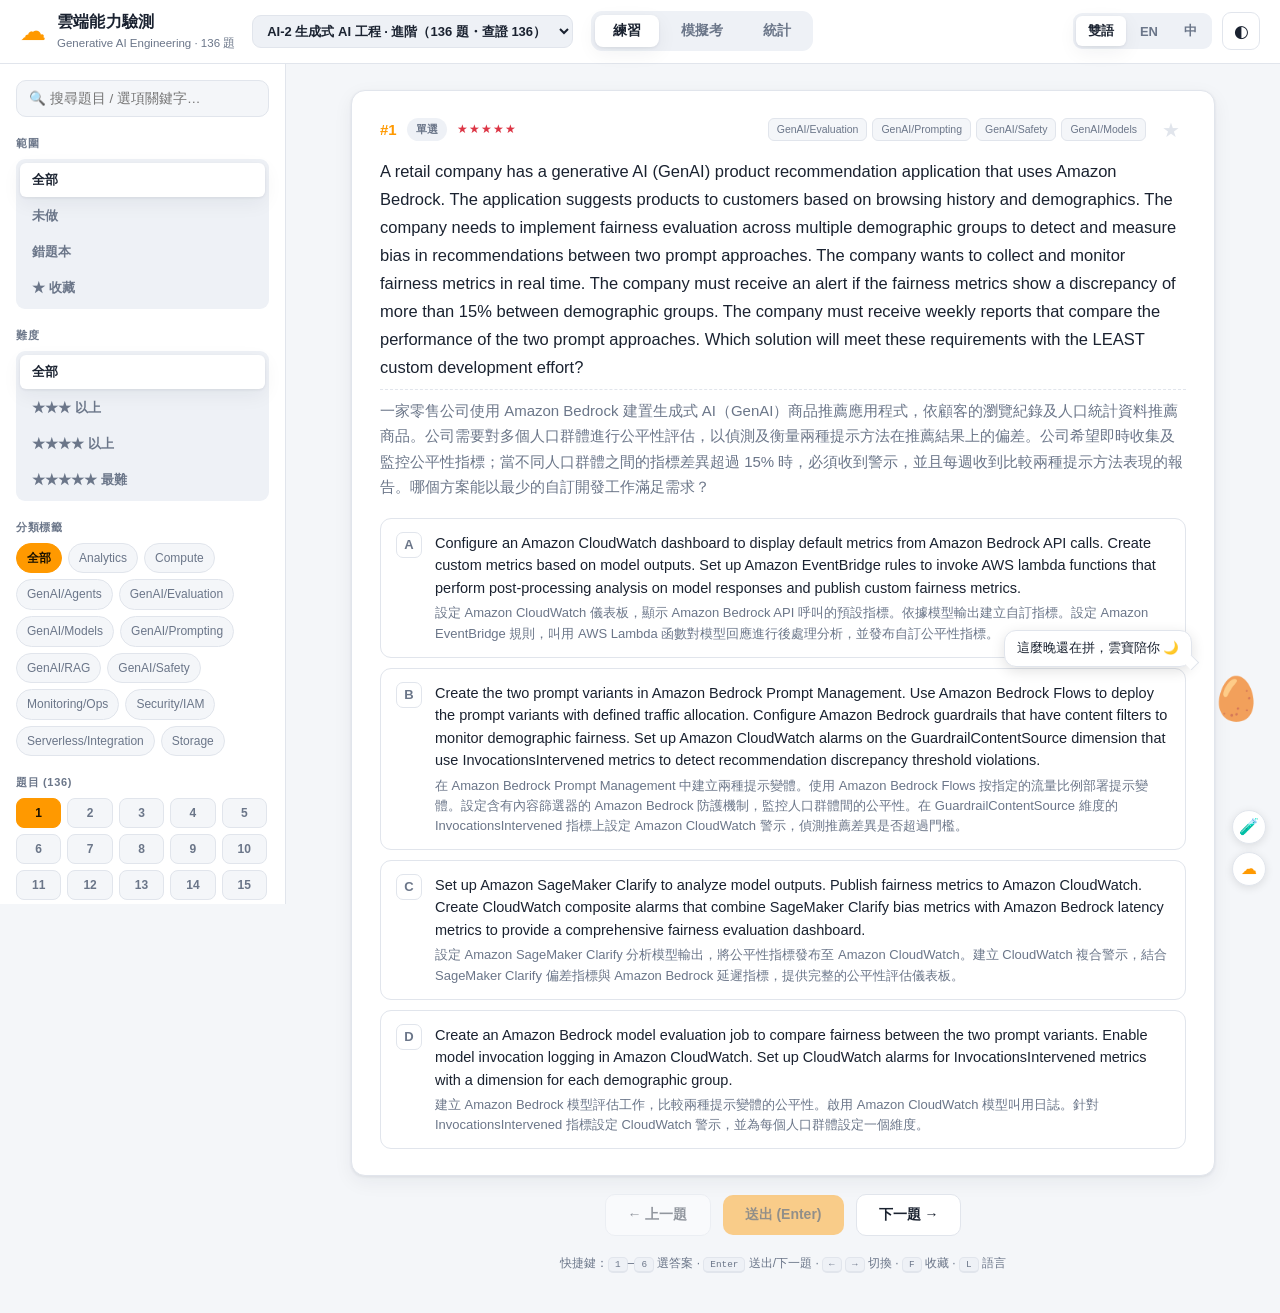
<file: index.html>
<!DOCTYPE html>
<html lang="zh-Hant">
<head>
<meta charset="UTF-8">
<meta name="viewport" content="width=device-width, initial-scale=1.0">
<title>雲端能力驗測 · Cloud Skills Assessment</title>
<link rel="preconnect" href="https://fonts.googleapis.com">
<link rel="stylesheet" href="style.css?v=2623a1e7">
<link rel="stylesheet" href="pet.css?v=home2-20260928">
<link rel="stylesheet" href="pet-home.css?v=home2-20260928">
<link rel="stylesheet" href="shrine.css?v=sh8">
<link rel="stylesheet" href="apprentice.css?v=ap4">
</head>
<body>
<header class="topbar">
  <button class="menu-btn" id="menuBtn" title="選題與篩選">☰ 選題</button>
  <div class="brand">
    <span class="logo">☁︎</span>
    <div>
      <div class="brand-title">雲端能力驗測</div>
      <div class="brand-sub">Cloud Skills Assessment</div>
    </div>
    <select id="examSel" class="exam-sel" title="切換考試"></select>
  </div>
  <nav class="tabs" id="tabs">
    <button class="tab active" data-mode="practice">練習</button>
    <button class="tab" data-mode="exam">模擬考</button>
    <button class="tab" data-mode="stats">統計</button>
  </nav>
  <div class="topbar-right">
    <div class="seg" id="langSeg" title="顯示語言 (L 鍵切換)">
      <button data-lang="both" class="active">雙語</button>
      <button data-lang="en">EN</button>
      <button data-lang="zh">中</button>
    </div>
    <button class="icon-btn" id="themeBtn" title="深色 / 淺色">◐</button>
  </div>
</header>

<!-- ============ PRACTICE MODE ============ -->
<main id="practiceView" class="view">
  <aside class="sidebar">
    <div class="search-wrap">
      <input type="search" id="searchBox" placeholder="🔍 搜尋題目 / 選項關鍵字…" autocomplete="off">
    </div>
    <div class="filter-group">
      <label class="filter-label">範圍</label>
      <div class="seg seg-vert" id="scopeSeg">
        <button data-scope="all" class="active">全部</button>
        <button data-scope="unanswered">未做</button>
        <button data-scope="wrong">錯題本</button>
        <button data-scope="fav">★ 收藏</button>
      </div>
    </div>
    <div class="filter-group">
      <label class="filter-label">難度</label>
      <div class="seg seg-vert" id="diffSeg">
        <button data-mindiff="0" class="active">全部</button>
        <button data-mindiff="3">★★★ 以上</button>
        <button data-mindiff="4">★★★★ 以上</button>
        <button data-mindiff="5">★★★★★ 最難</button>
      </div>
    </div>
    <div class="filter-group">
      <label class="filter-label">分類標籤</label>
      <div id="tagChips" class="tag-chips"></div>
    </div>
    <div class="filter-group">
      <label class="filter-label">題目 (<span id="listCount">0</span>)</label>
      <div id="qNav" class="qnav"></div>
    </div>
  </aside>

  <section class="content">
    <div id="practiceCard" class="card"><!-- question rendered here --></div>
    <div class="card-controls">
      <button class="btn ghost" id="prevBtn">← 上一題</button>
      <button class="btn ghost hidden" id="retryBtn">重新選擇</button>
      <button class="btn" id="submitBtn">送出 (Enter)</button>
      <button class="btn ghost" id="nextBtn">下一題 →</button>
    </div>
    <div class="kbd-hint">
      快捷鍵：<kbd>1</kbd>–<kbd>6</kbd> 選答案 · <kbd>Enter</kbd> 送出/下一題 · <kbd>←</kbd> <kbd>→</kbd> 切換 · <kbd>F</kbd> 收藏 · <kbd>L</kbd> 語言
    </div>
  </section>
</main>

<!-- ============ EXAM MODE ============ -->
<main id="examView" class="view hidden">
  <div id="examSetup" class="exam-setup">
    <h2>模擬考設定</h2>
    <p class="muted">隨機抽題、計時作答，交卷後一次看分數與詳解。仿真實考試：不立即顯示答案。</p>
    <div class="setup-row">
      <label>題數</label>
      <div class="seg" id="examCountSeg">
        <button data-n="20">20</button>
        <button data-n="40">40</button>
        <button data-n="65" class="active">65</button>
        <button data-n="75">75</button>
      </div>
    </div>
    <div class="setup-row">
      <label>時間 (分鐘)</label>
      <div class="seg" id="examTimeSeg">
        <button data-t="0">不限時</button>
        <button data-t="60">60</button>
        <button data-t="130">130</button>
        <button data-t="180" class="active">180</button>
      </div>
    </div>
    <div class="setup-row">
      <label>出題範圍</label>
      <div class="seg" id="examPoolSeg">
        <button data-pool="all" class="active">全部題庫</button>
        <button data-pool="wrong">只考錯題</button>
      </div>
    </div>
    <button class="btn big" id="startExamBtn">開始考試</button>
  </div>

  <div id="examRun" class="hidden">
    <div class="exam-bar">
      <div class="exam-progress">第 <span id="examPos">1</span> / <span id="examTotal">65</span> 題
        <span class="exam-answered" id="examAnswered"></span>
      </div>
      <div class="exam-timer" id="examTimer">--:--</div>
      <button class="btn warn" id="submitExamBtn">交卷</button>
    </div>
    <div id="examCard" class="card"></div>
    <div class="card-controls">
      <button class="btn ghost" id="examPrevBtn">← 上一題</button>
      <div id="examDots" class="exam-dots"></div>
      <button class="btn ghost" id="examNextBtn">下一題 →</button>
    </div>
  </div>

  <div id="examResult" class="hidden"></div>
</main>

<!-- ============ STATS MODE ============ -->
<main id="statsView" class="view hidden">
  <div id="statsBody" class="stats-body"></div>
</main>

<div id="toast" class="toast"></div>

<script src="manifest.js?v=2623a1e7"></script>
<script>
// pick the active exam (localStorage or first in manifest) and load its data file
(function () {
  var exams = window.EXAMS || [];
  var ids = exams.map(function (e) { return e.id; });
  var sel = localStorage.getItem("current_exam");
  if (ids.indexOf(sel) < 0) sel = ids[0] || null;
  window.CURRENT_EXAM = sel;
  if (sel) document.write('<scr' + 'ipt src="data/' + sel + '.js?v=2623a1e7"></scr' + 'ipt>');
})();
</script>
<script src="app.js?v=2623a1e7"></script>
<script src="pet-home-model.js?v=home2-20260928" defer></script>
<script src="pet-home.js?v=home2-20260928" defer></script>
<script src="apprentice-rig.js?v=ap8" defer></script>
<script src="apprentice-lines.js?v=lines1" defer></script>
<script src="apprentice.js?v=ap7" defer></script>
<script src="pet.js?v=ap-20261021" defer></script>
<script src="shrine.js?v=sh8" defer></script>
</body>
</html>
</file>
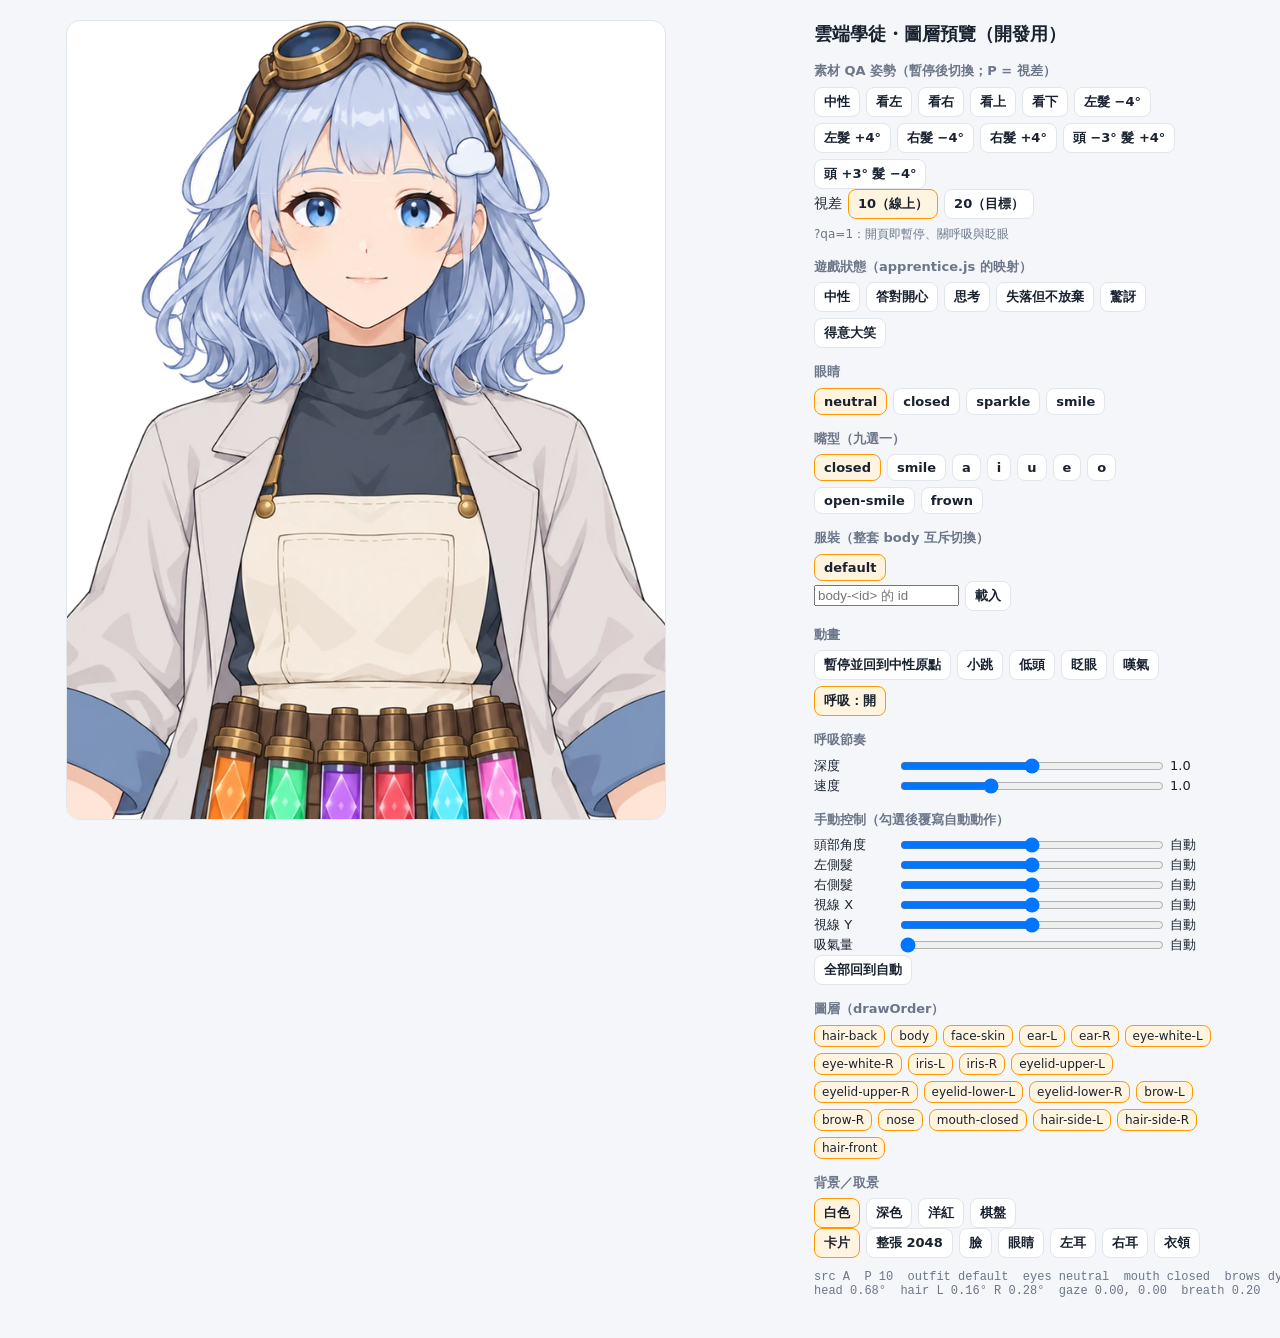
<file: tests/apprentice-harness.html>
<!doctype html>
<html lang="zh-Hant">
<head>
<meta charset="utf-8">
<meta name="viewport" content="width=device-width, initial-scale=1">
<title>學徒圖層預覽</title>
<style>
  :root{ --bg:#f4f6f9; --surface:#fff; --border:#e1e5ec; --text:#1a2230; --muted:#6b7689; --accent:#ff9900; }
  *{ box-sizing:border-box; }
  body{ margin:0; background:var(--bg); color:var(--text); font:14px/1.5 system-ui,-apple-system,"PingFang TC",sans-serif; }
  main{ max-width:1180px; margin:0 auto; padding:20px 16px 40px; display:grid; grid-template-columns:minmax(0,1fr) 400px; gap:20px; }
  @media (max-width:820px){ main{ grid-template-columns:1fr; } }
  .stage{ border:1px solid var(--border); border-radius:14px; overflow:hidden; aspect-ratio:3/4; width:100%; max-width:600px; }
  .stage.full{ aspect-ratio:1; }
  .stage.bg-white{ background:#fff; } .stage.bg-dark{ background:#161e2e; } .stage.bg-magenta{ background:#ff00ff; }
  .stage.bg-checker{ background:repeating-conic-gradient(#d9dde4 0 25%, #fff 0 50%) 0 0/24px 24px; }
  canvas{ display:block; width:100%; height:100%; }
  h1{ font-size:18px; margin:0 0 6px; } h2{ font-size:13px; color:var(--muted); margin:14px 0 6px; font-weight:700; }
  .row{ display:flex; flex-wrap:wrap; gap:6px; align-items:center; }
  button{ border:1px solid var(--border); background:var(--surface); color:var(--text); font:600 13px system-ui; padding:5px 9px; border-radius:8px; cursor:pointer; }
  button:hover{ border-color:var(--accent); } button.on{ border-color:var(--accent); background:#fff4e0; }
  .layers button{ font-weight:500; font-size:12px; padding:3px 7px; } .layers button:not(.on){ opacity:.45; }
  label{ display:grid; grid-template-columns:76px 1fr 44px; gap:8px; align-items:center; font-size:13px; }
  input[type=range]{ width:100%; }
  #st{ font:12px ui-monospace,Menlo,monospace; color:var(--muted); margin-top:12px; white-space:pre; }
  .hint{ font-size:12px; color:var(--muted); }
</style>
</head>
<body>
<main>
  <div><div class="stage bg-white" id="stage"><canvas id="cv"></canvas></div></div>
  <section>
    <h1>雲端學徒・圖層預覽（開發用）</h1>
    <div id="srcBox" hidden>
      <h2>素材比較（?root=A&amp;alt=B，同源路徑）</h2><div class="row" id="srcs"></div>
    </div>
    <h2>素材 QA 姿勢（暫停後切換；P = 視差）</h2>
    <div class="row" id="poses"></div>
    <div class="row">視差 <button data-p="10">10（線上）</button><button data-p="20">20（目標）</button>
      <span class="hint">?qa=1：開頁即暫停、關呼吸與眨眼</span></div>
    <h2>遊戲狀態（apprentice.js 的映射）</h2><div class="row" id="presets"></div>
    <h2>眼睛</h2><div class="row" id="eyes"></div>
    <h2>嘴型（九選一）</h2><div class="row" id="mouths"></div>
    <h2>服裝（整套 body 互斥切換）</h2>
    <div class="row" id="outfits"></div>
    <div class="row"><input id="outfitId" placeholder="body-<id> 的 id" size="16"><button id="outfitTry">載入</button><span id="outfitMsg"></span></div>
    <h2>動畫</h2>
    <div class="row">
      <button id="pause">暫停並回到中性原點</button>
      <button data-r="hop">小跳</button><button data-r="nod">低頭</button><button data-r="blink">眨眼</button>
      <button data-r="sigh">嘆氣</button><button id="breathOn" class="on">呼吸：開</button>
    </div>
    <h2>呼吸節奏</h2>
    <label>深度<input type="range" id="bDepth" min="0" max="2" step="0.1" value="1"><span id="bDepthv">1.0</span></label>
    <label>速度<input type="range" id="bRate" min="0.5" max="2" step="0.1" value="1"><span id="bRatev">1.0</span></label>
    <h2>手動控制（勾選後覆寫自動動作）</h2>
    <label>頭部角度<input type="range" id="head" min="-3" max="3" step="0.1" value="0"><span id="headv">自動</span></label>
    <label>左側髮<input type="range" id="hairL" min="-4" max="4" step="0.1" value="0"><span id="hairLv">自動</span></label>
    <label>右側髮<input type="range" id="hairR" min="-4" max="4" step="0.1" value="0"><span id="hairRv">自動</span></label>
    <label>視線 X<input type="range" id="gx" min="-1" max="1" step="0.05" value="0"><span id="gxv">自動</span></label>
    <label>視線 Y<input type="range" id="gy" min="-1" max="1" step="0.05" value="0"><span id="gyv">自動</span></label>
    <label>吸氣量<input type="range" id="br" min="0" max="2.2" step="0.05" value="0"><span id="brv">自動</span></label>
    <div class="row"><button id="auto">全部回到自動</button></div>
    <h2>圖層（drawOrder）</h2><div class="row layers" id="layers"></div>
    <h2>背景／取景</h2>
    <div class="row">
      <button data-bg="white" class="on">白色</button><button data-bg="dark">深色</button><button data-bg="magenta">洋紅</button><button data-bg="checker">棋盤</button>
    </div>
    <div class="row">
      <button data-fr="card" class="on">卡片</button><button data-fr="full">整張 2048</button>
      <button data-fr="face">臉</button><button data-fr="eyes">眼睛</button><button data-fr="earL">左耳</button><button data-fr="earR">右耳</button><button data-fr="collar">衣領</button>
    </div>
    <div id="st"></div>
  </section>
</main>
<script src="../apprentice-rig.js"></script>
<script>
"use strict";
// ?root=<folder>&ext=.png loads another copy of the rig (e.g. the 2048 originals) for verification;
// ?alt=<folder> adds a second copy to flip between (A/B), ?p=20 sets the head parallax, ?qa=1 opens
// paused with breathing and blinking off. Same-origin only, so a crafted link cannot make this page
// show someone else's images.
const q = new URLSearchParams(location.search);
const sameOrigin = r => { try { return new URL(r, location.href).origin === location.origin; } catch { return false; } };
const pick = k => (q.get(k) && sameOrigin(q.get(k)) ? q.get(k) : undefined);
const ext = [".png", ".webp"].includes(q.get("ext")) ? q.get("ext") : undefined;
const SRC = { A: pick("root"), B: pick("alt") };
const qaMode = q.get("qa") === "1";
const cfg = { src: "A", parallax: +q.get("p") || undefined };
// zoomed QA framings in rig units (the stage stays 3:4)
Object.assign(ApprenticeRig.FRAMING, {
  face: { x: 660, y: 330, w: 730 }, eyes: { x: 830, y: 430, w: 390 },
  earL: { x: 640, y: 420, w: 330 }, earR: { x: 1080, y: 420, w: 330 }, collar: { x: 640, y: 720, w: 770 },
});
const POSES = {   // the asset-QA set: [head°, hair L°, hair R°, gaze x, gaze y]
  "中性": [0, 0, 0, 0, 0], "看左": [0, 0, 0, -1, 0], "看右": [0, 0, 0, 1, 0], "看上": [0, 0, 0, 0, -1], "看下": [0, 0, 0, 0, 1],
  "左髮 −4°": [0, -4, 0, 0, 0], "左髮 +4°": [0, 4, 0, 0, 0], "右髮 −4°": [0, 0, -4, 0, 0], "右髮 +4°": [0, 0, 4, 0, 0],
  "頭 −3° 髮 +4°": [-3, 4, 4, 0, 0], "頭 +3° 髮 −4°": [3, -4, -4, 0, 0],
};
const cv = document.getElementById("cv"), stage = document.getElementById("stage");
let rig, framing = "card", paused = false, breathOn = !qaMode;
const $ = id => document.getElementById(id);
const mk = (txt, fn, parent) => { const b = document.createElement("button"); b.textContent = txt; b.onclick = () => fn(b); parent.appendChild(b); return b; };
const radio = (sel, b) => { document.querySelectorAll(sel).forEach(x => x.classList.remove("on")); b && b.classList.add("on"); };
const manual = { head: null, hairL: null, hairR: null, gx: null, gy: null, br: null };
const apply = () => {
  rig.setBreathManual(manual.br);
  rig.setHeadAngle(manual.head);
  rig.setHairAngles(manual.hairL == null && manual.hairR == null ? null : manual.hairL ?? 0, manual.hairR ?? 0);
  rig.setGazeManual(manual.gx == null && manual.gy == null ? null : manual.gx ?? 0, manual.gy ?? 0);
};
const showManual = () => Object.keys(manual).forEach(id => {
  $(id).value = manual[id] ?? 0;
  $(id + "v").textContent = manual[id] == null ? "自動" : (+manual[id]).toFixed(id.startsWith("g") || id === "br" ? 2 : 1);
});

// (re)build the rig — on load, on A/B switch and on a parallax change; pose, framing and pause carry over
function make() {
  if (rig) rig.destroy();
  const root = SRC[cfg.src];
  rig = ApprenticeRig.create(cv, { framing, root, ext: root ? ext : undefined, parallax: cfg.parallax, autoBlink: !qaMode });
  window.rig = rig;
  ["outfits", "layers"].forEach(id => ($(id).textContent = ""));
  rig.ready.then(() => {
    rig.setBreath({ on: breathOn }); rig.pause(paused); apply();
    radio("#eyes button", $("eyes").firstChild); radio("#mouths button", $("mouths").firstChild);
    rig.outfits().forEach(id => mk(id, b => wear(id, b), $("outfits")));
    radio("#outfits button", $("outfits").firstChild);
    rig.layers().forEach(n => { const b = mk(n, () => { b.classList.toggle("on"); rig.setLayerVisible(n, b.classList.contains("on")); }, $("layers")); b.classList.add("on"); });
    radio("[data-p]", document.querySelector(`[data-p="${cfg.parallax || 10}"]`));
  });
}

const PRESETS = {   // mirrors apprentice.js STATE: [eyes, mouth, brow dy, brow rot, gaze]
  "中性": ["neutral", "closed", 0, 0, null], "答對開心": ["sparkle", "open-smile", -4, 0, null],
  "思考": ["neutral", "u", -6, 0, [-0.6, -0.9]], "失落但不放棄": ["neutral", "smile", 4, 8, [0, 0.5]],
  "驚訝": ["neutral", "o", -10, 0, [0, 0]], "得意大笑": ["smile", "open-smile", -4, 0, null],
};
const sync = () => {
  const s = rig.state(), find = (sel, txt) => [...document.querySelectorAll(sel)].find(b => b.textContent === txt);
  radio("#eyes button", find("#eyes button", s.eyes)); radio("#mouths button", find("#mouths button", s.mouth));
};
Object.entries(PRESETS).forEach(([name, [e, m, dy, rot, g]]) => mk(name, b => {
  rig.setEyes(e); rig.setMouth(m); rig.setBrows(dy, rot); rig.setGaze(...(g || [0, 0])); radio("#presets button", b); sync();
}, $("presets")));
ApprenticeRig.EYES.forEach(e => mk(e, b => { rig.setEyes(e); radio("#eyes button", b); }, $("eyes")));
ApprenticeRig.MOUTHS.forEach(m => mk(m, b => { rig.setMouth(m); radio("#mouths button", b); }, $("mouths")));
Object.entries(POSES).forEach(([name, [h, l, r, x, y]]) => mk(name, b => {
  Object.assign(manual, { head: h, hairL: l, hairR: r, gx: x, gy: y, br: 0 }); showManual(); apply(); radio("#poses button", b);
}, $("poses")));
if (SRC.B) {
  $("srcBox").hidden = false;
  [["A", SRC.A || "網站預設"], ["B", SRC.B]].forEach(([k, path]) => {
    const b = mk(`${k}：${path.replace(/\/$/, "").split("/").pop()}`, () => { cfg.src = k; radio("#srcs button", b); make(); }, $("srcs"));
    b.title = path; if (k === "A") b.classList.add("on");
  });
}
document.querySelectorAll("[data-p]").forEach(b => b.onclick = () => { cfg.parallax = +b.dataset.p; make(); });
const wear = (id, b) => rig.setOutfit(id).then(ok => {
  $("outfitMsg").textContent = ok ? "" : `「${id}」載入失敗，維持 ${rig.state().outfit}`;
  if (ok) radio("#outfits button", b || [...$("outfits").children].find(x => x.textContent === id));
});
$("outfitTry").onclick = () => wear($("outfitId").value.trim());
const setPaused = p => {
  paused = p; rig.pause(paused);
  if (paused) { rig.reset(); rig.pause(true); Object.keys(manual).forEach(id => (manual[id] = null)); showManual(); apply(); sync(); radio("#presets button"); radio("#poses button"); }
  $("pause").textContent = paused ? "繼續動畫" : "暫停並回到中性原點";
};
$("pause").onclick = () => setPaused(!paused);
document.querySelectorAll("[data-r]").forEach(b => b.onclick = () => {
  if (b.dataset.r === "hop") rig.hop();
  if (b.dataset.r === "nod") { rig.nod(12); setTimeout(() => rig.nod(0), 1500); }
  if (b.dataset.r === "blink") rig.blink();
  if (b.dataset.r === "sigh") rig.sigh();
});
const showBreath = () => { $("breathOn").classList.toggle("on", breathOn); $("breathOn").textContent = breathOn ? "呼吸：開" : "呼吸：關"; };
$("breathOn").onclick = () => { breathOn = !breathOn; rig.setBreath({ on: breathOn }); showBreath(); };
["bDepth", "bRate"].forEach(id => $(id).oninput = () => {
  $(id + "v").textContent = (+$(id).value).toFixed(1);
  rig.setBreath(id === "bDepth" ? { depth: +$(id).value } : { rate: +$(id).value });
});
Object.keys(manual).forEach(id => $(id).oninput = () => { manual[id] = +$(id).value; showManual(); apply(); });
$("auto").onclick = () => { Object.keys(manual).forEach(id => (manual[id] = null)); showManual(); apply(); radio("#poses button"); };
document.querySelectorAll("[data-bg]").forEach(b => b.onclick = () => { stage.className = stage.className.replace(/bg-\w+/, "bg-" + b.dataset.bg); radio("[data-bg]", b); });
document.querySelectorAll("[data-fr]").forEach(b => b.onclick = () => {
  framing = b.dataset.fr; stage.classList.toggle("full", framing === "full"); rig.setFraming(framing); radio("[data-fr]", b);
});
addEventListener("resize", () => rig.resize());
setInterval(() => { const s = rig.state(); $("st").textContent =
  `src ${cfg.src}  P ${cfg.parallax || 10}  outfit ${s.outfit}  eyes ${s.eyes}  mouth ${s.mouth}  brows dy ${s.brows.dy} rot ${s.brows.rot}\nhead ${s.headDeg.toFixed(2)}°  hair L ${s.hairL.toFixed(2)}° R ${s.hairR.toFixed(2)}°  gaze ${s.gaze.map(v => v.toFixed(2)).join(", ")}  breath ${s.breath.toFixed(2)}`; }, 200);
showBreath();
make();
if (qaMode) setPaused(true);
</script>
</body>
</html>
</file>
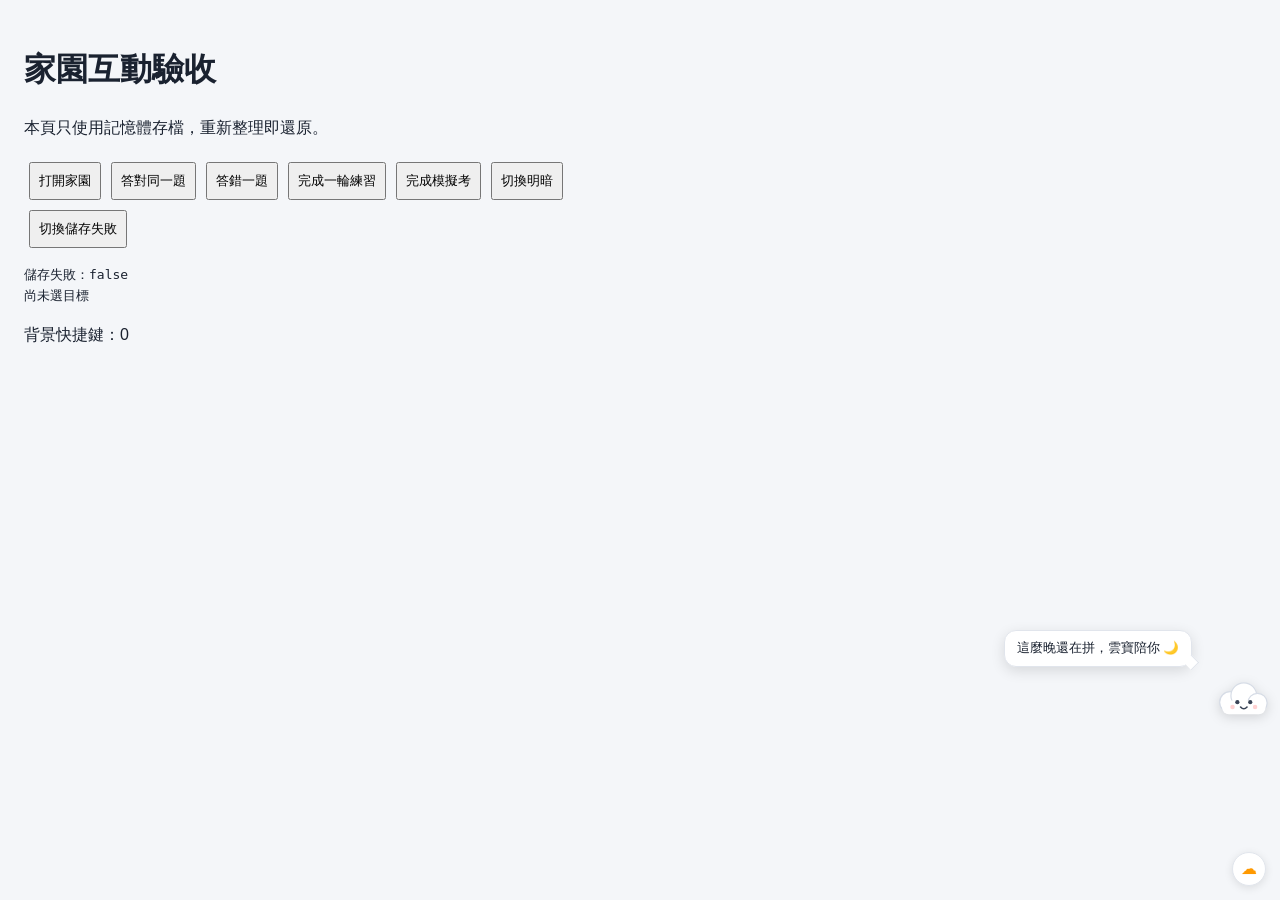
<file: tests/home-harness.html>
<!doctype html><html lang="zh-Hant"><head><meta charset="utf-8"><meta name="viewport" content="width=device-width,initial-scale=1"><title>雲寶家園互動驗收</title><base href="../"><link rel="stylesheet" href="style.css"><link rel="stylesheet" href="pet.css"><link rel="stylesheet" href="pet-home.css"><style>body{padding:24px;display:block}main{max-width:620px}main button{padding:8px;margin:5px}output{display:block;white-space:pre-wrap;overflow-wrap:anywhere;margin:12px 0;font:13px/1.6 monospace}</style></head><body><main><h1>家園互動驗收</h1><p>本頁只使用記憶體存檔，重新整理即還原。</p><button id="openHome">打開家園</button><button id="one">答對同一題</button><button id="wrong">答錯一題</button><button id="batch">完成一輪練習</button><button id="mock">完成模擬考</button><button id="theme">切換明暗</button><button id="fail">切換儲存失敗</button><output id="result"></output><p id="keys">背景快捷鍵：0</p></main>
<script>
const homeFixture = new Map([['app_pet', JSON.stringify({ver:4,stage:2,xp:50,coins:32,lastTick:Date.now(),quests:{date:new Date().toISOString().slice(0,10),announced:true,list:[]}})]]);
// Outfit fixtures use the real wardrobe and character, with memory-only saves.
const outfitFixture = new URLSearchParams(location.search).get('outfit');
if (['book','guitar','umbrella','egg','night'].includes(outfitFixture)) {
  const p = JSON.parse(homeFixture.get('app_pet'));
  p.acc = {tophat:true,glasses:true,scarf:true,book:true,guitar:true,umbrella:true,bee:true};
  p.worn = {head:'tophat',face:'glasses',neck:'scarf',side:['egg','night'].includes(outfitFixture)?'book':outfitFixture,aura:'bee'};
  if (outfitFixture === 'egg') p.stage = 0;
  if (outfitFixture === 'night') { p.stage = 4; p.form = 'night'; }
  homeFixture.set('app_pet', JSON.stringify(p));
  homeFixture.set('app_pet_home', JSON.stringify({ver:1,active:null,built:['house','garden','tree'],day:'',credited:[],latest:null}));
}
let failHomeSave = false, nextQuestion = 10, backgroundKeys = 0;
const fixtureOutput = () => document.getElementById('result').textContent = '儲存失敗：' + failHomeSave + '\n' + (homeFixture.get('app_pet_home') || '尚未選目標');
Object.defineProperty(window, 'localStorage', {value:{getItem:k=>homeFixture.get(k)??null,setItem:(k,v)=>{if(k==='app_pet_home'&&failHomeSave)throw Error('quota');homeFixture.set(k,v);fixtureOutput();}}});
document.addEventListener('keydown',e=>{if(['1','Enter','ArrowRight','l'].includes(e.key))document.getElementById('keys').textContent='背景快捷鍵：'+(++backgroundKeys);});
document.getElementById('openHome').onclick=()=>CloudletHome.open();
document.getElementById('one').onclick=()=>document.dispatchEvent(new CustomEvent('quiz:answered',{detail:{qid:1,exam:'fixture',correct:true}}));
document.getElementById('wrong').onclick=()=>document.dispatchEvent(new CustomEvent('quiz:answered',{detail:{qid:2,exam:'fixture',correct:false}}));
document.getElementById('batch').onclick=()=>{for(let i=0;i<5;i++)document.dispatchEvent(new CustomEvent('quiz:answered',{detail:{qid:nextQuestion++,exam:'fixture',correct:true}}));};
document.getElementById('mock').onclick=()=>document.dispatchEvent(new CustomEvent('quiz:examDone',{detail:{exam:'fixture',pct:100,total:20,answers:Array.from({length:20},()=>({qid:nextQuestion++,correct:true}))}}));
document.getElementById('theme').onclick=()=>document.documentElement.dataset.theme=document.documentElement.dataset.theme==='dark'?'light':'dark';
document.getElementById('fail').onclick=()=>{failHomeSave=!failHomeSave;fixtureOutput();};
fixtureOutput();
</script><script src="pet-home-model.js"></script><script src="pet-home.js"></script><script src="pet.js"></script></body></html>
</file>
<file: style.css>
/* ---------- theme ---------- */
:root{
  --bg:#f4f6f9; --surface:#ffffff; --surface-2:#eef1f6; --border:#e1e5ec;
  --text:#1a2230; --muted:#6b7689; --accent:#ff9900; --accent-d:#ec7211;
  --blue:#2563eb; --green:#1aa260; --green-bg:#e7f7ee; --red:#dc3545; --red-bg:#fdecec;
  --shadow:0 1px 3px rgba(20,30,50,.08),0 6px 20px rgba(20,30,50,.06);
  --radius:14px;
}
html[data-theme="dark"]{
  --bg:#0e1420; --surface:#161e2e; --surface-2:#1d2738; --border:#28344a;
  --text:#e6ebf3; --muted:#8a97ab; --accent:#ff9900; --accent-d:#ffb444;
  --blue:#5b8cff; --green:#34d07f; --green-bg:#10331f; --red:#ff6b78; --red-bg:#3a1c20;
  --shadow:0 1px 3px rgba(0,0,0,.4),0 8px 28px rgba(0,0,0,.35);
}
*{box-sizing:border-box}
html,body{margin:0;height:100%}
body{
  font-family:-apple-system,BlinkMacSystemFont,"Segoe UI","PingFang TC","Microsoft JhengHei",Roboto,Helvetica,Arial,sans-serif;
  background:var(--bg); color:var(--text); line-height:1.55;
  display:flex; flex-direction:column; min-height:100vh;
}
.hidden{display:none !important}
kbd{background:var(--surface-2);border:1px solid var(--border);border-bottom-width:2px;border-radius:5px;padding:1px 6px;font-size:.78em;font-family:ui-monospace,Menlo,monospace}
.muted{color:var(--muted)}

/* ---------- topbar ---------- */
.topbar{
  display:flex;align-items:center;gap:18px;padding:10px 20px;
  background:var(--surface);border-bottom:1px solid var(--border);position:sticky;top:0;z-index:50;
  flex-wrap:wrap;
}
.brand{display:flex;align-items:center;gap:11px}
.logo{font-size:26px;color:var(--accent)}
.brand-title{font-weight:700;font-size:16px;letter-spacing:.2px}
.brand-sub{font-size:11.5px;color:var(--muted)}
.exam-sel{margin-left:6px;border:1px solid var(--border);background:var(--surface-2);color:var(--text);font-weight:600;font-size:13px;padding:7px 10px;border-radius:9px;cursor:pointer}
.exam-sel:hover{border-color:var(--accent)}
.exam-sel:focus{outline:none;border-color:var(--accent)}
.tabs{display:flex;gap:4px;background:var(--surface-2);padding:4px;border-radius:11px}
.tab{border:0;background:transparent;color:var(--muted);font-weight:600;font-size:14px;padding:7px 18px;border-radius:8px;cursor:pointer;transition:.15s}
.tab:hover{color:var(--text)}
.tab.active{background:var(--surface);color:var(--text);box-shadow:var(--shadow)}
.topbar-right{margin-left:auto;display:flex;align-items:center;gap:10px}
.seg{display:flex;background:var(--surface-2);border-radius:9px;padding:3px;gap:2px}
.seg button{border:0;background:transparent;color:var(--muted);font-weight:600;font-size:13px;padding:6px 12px;border-radius:6px;cursor:pointer;transition:.12s}
.seg button.active{background:var(--surface);color:var(--text);box-shadow:var(--shadow)}
.seg button:hover:not(.active){color:var(--text)}
.seg-vert{flex-direction:column;padding:4px}
.seg-vert button{text-align:left;padding:8px 12px}
.icon-btn{border:1px solid var(--border);background:var(--surface);color:var(--text);width:38px;height:38px;border-radius:9px;cursor:pointer;font-size:17px}
.icon-btn:hover{border-color:var(--accent)}
.menu-btn{display:none;border:1px solid var(--border);background:var(--surface);color:var(--text);font-weight:600;font-size:14px;padding:8px 12px;border-radius:9px;cursor:pointer;white-space:nowrap}
.menu-btn:hover{border-color:var(--accent)}

/* ---------- layout ---------- */
.view{flex:1;display:flex;width:100%}
.sidebar{
  width:286px;flex-shrink:0;background:var(--surface);border-right:1px solid var(--border);
  padding:16px;overflow-y:auto;height:calc(100vh - 60px);position:sticky;top:60px;
}
.search-wrap input{
  width:100%;padding:10px 12px;border:1px solid var(--border);border-radius:10px;
  background:var(--bg);color:var(--text);font-size:13.5px;
}
.search-wrap input:focus{outline:none;border-color:var(--accent)}
.filter-group{margin-top:18px}
.filter-label{display:block;font-size:11px;font-weight:700;text-transform:uppercase;letter-spacing:.06em;color:var(--muted);margin-bottom:7px}
.tag-chips{display:flex;flex-wrap:wrap;gap:6px}
.chip{font-size:12px;padding:5px 10px;border-radius:20px;border:1px solid var(--border);background:var(--bg);color:var(--muted);cursor:pointer;transition:.12s;white-space:nowrap}
.chip:hover{border-color:var(--accent);color:var(--text)}
.chip.active{background:var(--accent);border-color:var(--accent);color:#1a1200;font-weight:600}
.qnav{display:grid;grid-template-columns:repeat(auto-fill,minmax(38px,1fr));gap:6px;max-height:46vh;overflow-y:auto;padding-right:2px}
.qnav button{
  border:1px solid var(--border);background:var(--bg);color:var(--muted);border-radius:8px;
  padding:7px 0;font-size:12px;font-weight:600;cursor:pointer;position:relative;transition:.1s;
}
.qnav button:hover{border-color:var(--accent)}
.qnav button.current{border-color:var(--accent);background:var(--accent);color:#1a1200}
.qnav button.correct{background:var(--green-bg);color:var(--green);border-color:transparent}
.qnav button.wrong{background:var(--red-bg);color:var(--red);border-color:transparent}
.qnav button.fav::after{content:"★";position:absolute;top:-4px;right:-2px;font-size:9px;color:var(--accent)}

.content{flex:1;max-width:920px;margin:0 auto;padding:26px 28px 40px;width:100%}

/* ---------- card ---------- */
.card{background:var(--surface);border:1px solid var(--border);border-radius:var(--radius);box-shadow:var(--shadow);padding:26px 28px}
.q-head{display:flex;align-items:center;gap:10px;margin-bottom:14px;flex-wrap:wrap}
.q-num{font-weight:800;color:var(--accent);font-size:15px}
.q-badge{font-size:11px;font-weight:700;padding:3px 9px;border-radius:20px;background:var(--surface-2);color:var(--muted)}
.q-badge.multi{background:#fff3e0;color:var(--accent-d)}
html[data-theme="dark"] .q-badge.multi{background:#3a2c12}
.q-diff{font-size:12px;letter-spacing:1px;color:#d9b400;cursor:help;white-space:nowrap}
.q-diff.d4{color:var(--accent-d)} .q-diff.d5{color:var(--red)}
.q-tags{display:flex;gap:5px;flex-wrap:wrap;margin-left:auto}
.q-tag{font-size:10.5px;color:var(--muted);background:var(--bg);border:1px solid var(--border);padding:2px 8px;border-radius:6px}
.fav-btn{border:0;background:none;cursor:pointer;font-size:20px;color:var(--border);transition:.12s}
.fav-btn.on,.fav-btn:hover{color:var(--accent)}
.q-text{font-size:16.5px;line-height:1.7;margin:6px 0 8px;white-space:pre-wrap}
.q-text .zh{display:block;color:var(--muted);font-size:15px;margin-top:8px;padding-top:8px;border-top:1px dashed var(--border)}
.q-text .nozh{font-size:12px;color:var(--muted);font-style:italic}

.options{display:flex;flex-direction:column;gap:10px;margin-top:18px}
.opt{
  display:flex;gap:13px;padding:13px 15px;border:1.6px solid var(--border);border-radius:11px;
  cursor:pointer;transition:.12s;background:var(--surface);align-items:flex-start;
}
.opt:hover{border-color:var(--accent)}
.opt.selected{border-color:var(--blue);background:color-mix(in srgb,var(--blue) 7%,transparent)}
.opt .mark{
  flex-shrink:0;width:26px;height:26px;border-radius:7px;border:1.6px solid var(--border);
  display:flex;align-items:center;justify-content:center;font-weight:700;font-size:13px;color:var(--muted);
}
.opt.selected .mark{border-color:var(--blue);background:var(--blue);color:#fff}
.opt-body{flex:1}
.opt-en{font-size:14.5px;white-space:pre-wrap}
.opt-zh{display:block;color:var(--muted);font-size:13px;margin-top:4px;white-space:pre-wrap}
/* graded states */
.opt.correct{border-color:var(--green);background:var(--green-bg)}
.opt.correct .mark{border-color:var(--green);background:var(--green);color:#fff}
.opt.correct.vd{border-style:dashed;background:color-mix(in srgb,var(--green-bg) 55%,transparent)}
.opt.correct.vd .mark{background:transparent;color:var(--green);border-style:dashed;border-color:var(--green)}
.opt.incorrect{border-color:var(--red);background:var(--red-bg)}
.opt.incorrect .mark{border-color:var(--red);background:var(--red);color:#fff}
.opt .tick{margin-left:auto;font-weight:800;font-size:16px}
.opt.correct .tick{color:var(--green)}
.opt.incorrect .tick{color:var(--red)}
.graded .opt{cursor:default}

/* feedback */
.feedback{margin-top:20px;padding:16px 18px;border-radius:12px;background:var(--surface-2)}
.fb-line{display:flex;align-items:center;gap:8px;font-weight:600;margin-bottom:12px;font-size:15px}
.fb-line.ok{color:var(--green)} .fb-line.no{color:var(--red)}
.fb-ans{font-weight:800}
.vote-title{font-size:12px;font-weight:700;color:var(--muted);text-transform:uppercase;letter-spacing:.05em;margin:4px 0 9px}
.vote-row{display:flex;align-items:center;gap:10px;margin-bottom:6px;font-size:13px}
.vote-key{width:42px;font-weight:700;flex-shrink:0}
.vote-bar{flex:1;height:9px;background:var(--bg);border-radius:6px;overflow:hidden}
.vote-fill{height:100%;background:var(--blue);border-radius:6px}
.vote-fill.top{background:var(--accent)}
.vote-pct{width:42px;text-align:right;color:var(--muted);flex-shrink:0}
.note{margin-top:12px;font-size:12.5px;color:var(--muted);padding:9px 12px;background:var(--bg);border-radius:8px;border-left:3px solid var(--accent)}

/* ---- AWS-doc verified research block ---- */
.research{margin-top:14px;padding:14px 16px;background:var(--bg);border:1px solid var(--border);border-left:4px solid var(--green);border-radius:10px}
.r-title{display:flex;align-items:center;gap:10px;font-weight:800;font-size:14px;margin-bottom:10px}
.r-conf{font-size:11px;font-weight:700;padding:2px 9px;border-radius:999px;color:#fff}
.r-conf.r-high{background:var(--green)} .r-conf.r-medium{background:var(--accent-d)} .r-conf.r-low{background:var(--red)}
.r-verdict{font-size:14px;margin-bottom:8px}
.r-warn{font-size:12.5px;color:var(--text);background:var(--red-bg);border-radius:8px;padding:8px 11px;margin-bottom:10px}
.r-expl{font-size:13.5px;line-height:1.6}
.r-en{margin-bottom:4px}
.r-zh{color:var(--muted)}
.r-sub{font-size:11px;font-weight:700;text-transform:uppercase;letter-spacing:.05em;color:var(--muted);margin:14px 0 7px}
.r-distract{display:flex;gap:10px;margin-bottom:8px;font-size:13px}
.r-dl{flex-shrink:0;width:24px;height:24px;border-radius:6px;background:var(--surface-2);font-weight:800;display:flex;align-items:center;justify-content:center}
.r-dbody{flex:1}
.r-src{margin:0;padding-left:18px;font-size:12px}
.r-src li{margin-bottom:3px;word-break:break-all}
.r-src a{color:var(--blue)}

.card-controls{display:flex;align-items:center;gap:12px;margin-top:18px;justify-content:center;flex-wrap:wrap}
.btn{border:0;background:var(--accent);color:#1a1200;font-weight:700;font-size:14px;padding:11px 22px;border-radius:10px;cursor:pointer;transition:.12s}
.btn:hover{background:var(--accent-d)}
.btn.ghost{background:var(--surface);color:var(--text);border:1px solid var(--border)}
.btn.ghost:hover{border-color:var(--accent);background:var(--surface)}
.btn.warn{background:var(--red);color:#fff}
.btn.big{font-size:16px;padding:14px 34px;margin-top:24px}
.btn:disabled{opacity:.45;cursor:not-allowed}
.kbd-hint{text-align:center;color:var(--muted);font-size:12px;margin-top:18px}
.empty{text-align:center;color:var(--muted);padding:60px 20px}

/* ---------- exam ---------- */
.exam-setup{max-width:560px;margin:50px auto;background:var(--surface);border:1px solid var(--border);border-radius:var(--radius);box-shadow:var(--shadow);padding:30px 34px}
.exam-setup h2{margin:0 0 4px}
.setup-row{display:flex;align-items:center;justify-content:space-between;margin-top:22px;gap:14px;flex-wrap:wrap}
.setup-row label{font-weight:600}
#examRun{max-width:920px;margin:0 auto;padding:20px 24px;width:100%}
.exam-bar{display:flex;align-items:center;gap:16px;background:var(--surface);border:1px solid var(--border);border-radius:12px;padding:12px 18px;box-shadow:var(--shadow);position:sticky;top:70px;z-index:20}
.exam-progress{font-weight:700}
.exam-answered{color:var(--muted);font-weight:500;font-size:13px;margin-left:8px}
.exam-timer{margin-left:auto;font-weight:800;font-size:20px;font-variant-numeric:tabular-nums;color:var(--accent-d)}
.exam-timer.danger{color:var(--red)}
.exam-dots{display:flex;flex-wrap:wrap;gap:5px;justify-content:center;flex:1;max-width:560px}
.exam-dots button{width:26px;height:26px;border-radius:6px;border:1px solid var(--border);background:var(--bg);color:var(--muted);font-size:10px;cursor:pointer;font-weight:600}
.exam-dots button.done{background:var(--blue);color:#fff;border-color:transparent}
.exam-dots button.current{outline:2px solid var(--accent);outline-offset:1px}
/* exam result */
#examResult{max-width:900px;margin:30px auto;width:100%;padding:0 20px}
.score-card{background:var(--surface);border:1px solid var(--border);border-radius:var(--radius);box-shadow:var(--shadow);padding:30px;text-align:center}
.score-big{font-size:58px;font-weight:800;line-height:1}
.score-big.pass{color:var(--green)} .score-big.fail{color:var(--red)}
.score-sub{color:var(--muted);margin-top:6px}
.review-item{margin-top:14px}

/* ---------- stats ---------- */
.stats-body{max-width:840px;margin:30px auto;width:100%;padding:0 20px}
.stat-cards{display:grid;grid-template-columns:repeat(auto-fit,minmax(150px,1fr));gap:14px;margin-bottom:24px}
.stat-card{background:var(--surface);border:1px solid var(--border);border-radius:12px;padding:18px 20px;box-shadow:var(--shadow)}
.stat-num{font-size:32px;font-weight:800}
.stat-card .lbl{color:var(--muted);font-size:13px;margin-top:2px}
.bar-row{display:flex;align-items:center;gap:12px;margin-bottom:10px}
.bar-name{width:170px;font-size:13.5px;flex-shrink:0}
.bar-track{flex:1;height:18px;background:var(--surface-2);border-radius:9px;overflow:hidden;position:relative}
.bar-acc{height:100%;background:linear-gradient(90deg,var(--green),#3ddc84);border-radius:9px}
.bar-meta{width:96px;text-align:right;font-size:12.5px;color:var(--muted);flex-shrink:0}
.panel{background:var(--surface);border:1px solid var(--border);border-radius:var(--radius);box-shadow:var(--shadow);padding:24px 26px;margin-bottom:22px}
.panel h3{margin:0 0 18px}

/* toast */
.toast{position:fixed;bottom:24px;left:50%;transform:translateX(-50%) translateY(20px);background:var(--text);color:var(--bg);padding:11px 20px;border-radius:10px;font-size:13.5px;font-weight:600;opacity:0;pointer-events:none;transition:.25s;z-index:100}
.toast.show{opacity:1;transform:translateX(-50%) translateY(0)}

/* responsive */
@media(max-width:820px){
  .menu-btn{display:inline-flex;align-items:center}
  /* sidebar becomes a slide-in drawer instead of vanishing */
  .sidebar{
    display:block;position:fixed;left:0;top:0;height:100dvh;width:min(86vw,330px);
    z-index:70;transform:translateX(-100%);transition:transform .25s ease;
    box-shadow:2px 0 20px rgba(0,0,0,.22);
  }
  .sidebar.open{transform:none}
  #drawerBackdrop{position:fixed;inset:0;background:rgba(0,0,0,.42);z-index:65;opacity:0;pointer-events:none;transition:opacity .25s}
  #drawerBackdrop.show{opacity:1;pointer-events:auto}
  .topbar{gap:10px}
  .brand-sub{display:none}
  .content{padding:18px 14px 40px}
  .card{padding:18px 16px}
  .exam-bar{top:60px}
}
</file>
<file: pet.css>
/* pet.css — 雲寶 virtual pet layer. Fully independent of app styles;
   only reads theme via html[data-theme]. Remove this file + pet.js to uninstall. */

#petLayer{
  --pet-body:#ffffff; --pet-line:#d6dce6; --pet-face:#3a4456; --pet-cheek:#ffc9c9;
  position:fixed; top:0; bottom:0; right:0; width:110px;
  pointer-events:none; z-index:90; overflow:visible; /* bubble/floaters may extend left of the strip */
}
html[data-theme="dark"] #petLayer{
  --pet-body:#43536e; --pet-line:#28344a; --pet-face:#e6ebf3; --pet-cheek:#c98a8a;
}

/* ---------- pet ---------- */
#pet{
  position:absolute; top:0; right:8px; width:72px; height:60px;
  pointer-events:auto; cursor:pointer; user-select:none;
  transition:transform 1s linear; will-change:transform;
}
#pet .pet-flip{width:100%;height:100%;display:flex;align-items:flex-end;justify-content:center;transition:.2s}
#pet.tilt-up .pet-flip{transform:rotate(-8deg)}
#pet.tilt-down .pet-flip{transform:rotate(8deg)}

.pet-svg{width:100%;height:auto;filter:drop-shadow(0 3px 6px rgba(0,0,0,.14));transform-origin:50% 100%}
.pet-svg .body{fill:var(--pet-body);stroke:var(--pet-line);stroke-width:1.5}
.pet-svg .body rect{stroke:none}
.pet-svg .eyes{transition:transform .25s}
.pet-svg .eye{fill:var(--pet-face);transform-box:fill-box;transform-origin:center;animation:pet-blink 4.5s infinite}
.pet-svg .eye-closed,.pet-svg .eye-happy{display:none;fill:none;stroke:var(--pet-face);stroke-width:1.8;stroke-linecap:round}
.pet-svg .eye-star{display:none;fill:#f5b301;font-weight:700}
.pet-svg .cheek{fill:var(--pet-cheek);opacity:.85;transition:.25s}
.pet-svg .mouth{fill:none;stroke:var(--pet-face);stroke-width:2;stroke-linecap:round;display:none}
.pet-svg .m-smile{display:inline}
.pet-svg .headband{display:none;fill:#e03131}
#pet.mood-flat  .m-smile{display:none} #pet.mood-flat  .m-flat{display:inline}
#pet.mood-o     .m-smile{display:none} #pet.mood-o     .m-o{display:inline}
#pet.mood-worry .m-smile{display:none} #pet.mood-worry .m-worry{display:inline}
#pet.sleeping .eye{display:none}
#pet.sleeping .eye-closed{display:inline}
#pet.sleeping .m-smile{display:none} #pet.sleeping .m-flat{display:inline}
#pet.dusty .pet-svg{filter:grayscale(.55) drop-shadow(0 3px 6px rgba(0,0,0,.14))}
/* cleanliness: the grubbier, the greyer */
#pet.grimy .pet-svg{filter:grayscale(.4) brightness(.94) drop-shadow(0 3px 6px rgba(0,0,0,.14))}
#pet.dirty .pet-svg{filter:grayscale(.65) brightness(.85) drop-shadow(0 3px 6px rgba(0,0,0,.14))}
#pet.washing .pet-flip{animation:pet-wash .5s ease-in-out infinite}
@keyframes pet-wash{0%,100%{transform:rotate(-4deg)}50%{transform:rotate(4deg)}}

/* expressions */
#pet.e-happy .eye,#pet.blush .eye{display:none;animation:none}
#pet.e-happy .eye-happy,#pet.blush .eye-happy{display:inline}
#pet.e-star .eye{display:none;animation:none}
#pet.e-star .eye-star{display:inline}
#pet.blush .cheek{opacity:1;r:4.2;fill:#ff9d9d}
html[data-theme="dark"] #pet.blush .cheek{fill:#e07f7f}
#pet.yawning .eye{display:none} #pet.yawning .eye-closed{display:inline}
#pet.yawning .m-smile,#pet.yawning .m-flat,#pet.yawning .m-worry{display:none} #pet.yawning .m-o{display:inline}
#pet .pet-sweat{display:none;position:absolute;top:2px;left:2px;font-size:13px}
#pet.worried .pet-sweat{display:block;animation:pet-bob 1.2s infinite}
#pet.exam .headband{display:inline}
#pet.spinning .pet-flip{animation:pet-spin .6s ease}
@keyframes pet-spin{to{transform:rotate(360deg)}}

/* drag & toss: panic face while airborne */
#pet.drag{cursor:grabbing}
#pet.drag .pet-svg,#pet.toss .pet-svg{animation:none}
#pet.drag .eye,#pet.toss .eye{display:none}
#pet.drag .eye-closed,#pet.toss .eye-closed{display:inline}
#pet.drag .m-smile,#pet.toss .m-smile{display:none}
#pet.drag .m-o,#pet.toss .m-o{display:inline}
#pet.toss .pet-flip{animation:pet-spin .5s linear infinite}

/* stage sizes: 幼雲 → 小雲寶 → 大雲寶 → 雲王 */
#pet.stage-1{width:48px} #pet.stage-2{width:58px} #pet.stage-3{width:74px} #pet.stage-4{width:86px}
:is(#pet,.home-companion).stage-1 .cheek{display:none}   /* 幼雲還沒長腮紅 */

/* 大雲寶：培育傾向雛形配件（最終形態的預告） */
.pet-svg .tacc{display:none;opacity:.85}
:is(#pet,.home-companion).stage-3.tend-arch  .tacc-arch{display:inline}
:is(#pet,.home-companion).stage-3.tend-guard .tacc-guard{display:inline}
:is(#pet,.home-companion).stage-3.tend-gear  .tacc-gear{display:inline}
:is(#pet,.home-companion).stage-3.tend-sage  .tacc-sage{display:inline}

/* final forms: accessory + tint (arch/gold wear the drawn crown, others an emoji accessory) */
.pet-svg .crown{display:none;fill:#f5b301;stroke:#d99a00;stroke-width:.8}
.pet-svg .acc{display:none}
:is(#pet,.home-companion).form-arch .crown,:is(#pet,.home-companion).form-gold .crown{display:inline}
:is(#pet,.home-companion).form-guard .acc-guard{display:inline}
:is(#pet,.home-companion).form-gear  .acc-gear{display:inline}
:is(#pet,.home-companion).form-sage  .acc-sage{display:inline}
:is(#pet,.home-companion).form-night .acc-night{display:inline}
:is(#pet,.home-companion).form-gold  .acc-gold{display:inline}
:is(#pet,.home-companion).form-gold .pet-svg .body{fill:#ffd968;stroke:#e0b23e}
:is(#pet,.home-companion).form-night{--pet-face:#eef2fb;--pet-cheek:#7d8fc0}
:is(#pet,.home-companion).form-night .pet-svg .body{fill:#3a4666;stroke:#2b3550}

/* egg */
:is(#pet,.home-companion) .pet-egg{display:none;font-size:42px;line-height:1;animation:pet-wobble 2.8s ease-in-out infinite;transform-origin:50% 90%}
:is(#pet,.home-companion).stage-0 .pet-egg{display:block}
:is(#pet,.home-companion).stage-0 .pet-svg{display:none}

/* ---------- animations ---------- */
@keyframes pet-blink{0%,91%,100%{transform:scaleY(1)}94%{transform:scaleY(.08)}}
@keyframes pet-wobble{0%,100%{transform:rotate(-4deg)}50%{transform:rotate(4deg)}}
@keyframes pet-bob{0%,100%{transform:translateY(0)}50%{transform:translateY(-3px)}}
@keyframes pet-jump{0%,100%{transform:translateY(0) scale(1)}30%{transform:translateY(-26px) scale(1.05)}55%{transform:translateY(0) scale(1)}70%{transform:translateY(-10px)}85%{transform:translateY(0) scaleX(1.08) scaleY(.92)}}
@keyframes pet-squish{0%{transform:scale(1)}40%{transform:scale(1.16,.82)}100%{transform:scale(1)}}
@keyframes pet-hatch{0%{transform:scale(.4);opacity:0}60%{transform:scale(1.18)}100%{transform:scale(1);opacity:1}}
@keyframes pet-walkstep{0%,100%{transform:translateY(0) rotate(0)}25%{transform:translateY(-2px) rotate(-2deg)}75%{transform:translateY(-2px) rotate(2deg)}}
#pet.idle .pet-svg{animation:pet-bob 3.2s ease-in-out infinite}
#pet.walking .pet-svg{animation:pet-walkstep .5s linear infinite}
#pet.jumping .pet-svg{animation:pet-jump .9s ease-out}
#pet.squish .pet-svg{animation:pet-squish .35s ease-out}
#pet.hatching .pet-svg{animation:pet-hatch .8s ease-out}

/* zzz */
#pet .pet-zzz{display:none;position:absolute;top:-14px;right:-4px;font-size:15px;animation:pet-bob 2s infinite}
#pet.sleeping .pet-zzz{display:block}

/* thrown food: horizontal linear + vertical rise-then-fall bezier ≈ an arc */
.pet-food{
  position:fixed; z-index:92; font-size:22px; pointer-events:none; line-height:1;
  transition:left .62s linear, top .62s cubic-bezier(.2,-.6,.85,.75);
}

/* ---------- floaters (food / hearts / xp) ---------- */
.pet-float{
  position:absolute; right:76px; font-size:20px; pointer-events:none;
  animation:pet-float-up 1.3s ease-out forwards;
}
@keyframes pet-float-up{0%{opacity:0;transform:translateY(6px)}20%{opacity:1}100%{opacity:0;transform:translateY(-42px)}}
.pet-float.xp{font-size:12.5px;font-weight:800;color:var(--accent,#ff9900);text-shadow:0 1px 2px rgba(0,0,0,.15)}

/* ---------- speech bubble ---------- */
#petBubble{
  position:absolute; right:88px; width:max-content; max-width:230px; padding:8px 12px;
  background:var(--surface,#fff); border:1px solid var(--border,#e1e5ec); border-radius:12px;
  font-size:12.5px; color:var(--text,#1a2230); box-shadow:0 4px 14px rgba(0,0,0,.12);
  opacity:0; transform:translateY(6px); transition:.25s; pointer-events:none; line-height:1.5;
}
#petBubble.show{opacity:1;transform:translateY(0);pointer-events:auto}  /* clickable only while visible (轉生 button) */
#petBubble::after{
  content:""; position:absolute; right:-6px; top:26px; width:10px; height:10px;
  background:inherit; border-top:1px solid var(--border,#e1e5ec); border-right:1px solid var(--border,#e1e5ec);
  transform:rotate(45deg);
}
#petBubble .pb-bars{display:flex;flex-direction:column;gap:4px;margin-top:6px}
#petBubble .pb-row{display:flex;align-items:center;gap:6px;font-size:11.5px;color:var(--muted,#6b7689)}
#petBubble .pb-track{display:block;flex:1;height:6px;background:var(--bg,#f4f6f9);border-radius:4px;overflow:hidden}
#petBubble .pb-fill{display:block;height:100%;border-radius:4px;background:var(--accent,#ff9900);transition:.3s}
#petBubble .pb-fill.mood{background:#e0669a}
#petBubble .pb-fill.xp{background:#5b8cff}
#petBubble .pb-fill.clean{background:#3fb6c9}
#petBubble .pb-next{margin-top:5px;font-size:11px;color:var(--muted,#6b7689)}
#petBubble .pb-btn{
  margin-top:7px;padding:4px 10px;font-size:11.5px;border-radius:8px;cursor:pointer;
  border:1px solid var(--border,#e1e5ec);background:var(--bg,#f4f6f9);color:var(--text,#1a2230);
}
#petBubble .pb-btn:hover{border-color:var(--accent,#ff9900)}

/* ---------- toggle button ---------- */
#petToggle{
  position:fixed; right:14px; bottom:14px; z-index:91;
  width:34px; height:34px; border-radius:50%; border:1px solid var(--border,#e1e5ec);
  background:var(--surface,#fff); color:var(--accent,#ff9900); font-size:16px;
  cursor:pointer; box-shadow:0 2px 8px rgba(0,0,0,.10); transition:.15s; line-height:1;
}
#petToggle:hover{border-color:var(--accent,#ff9900);transform:scale(1.08)}
#petToggle.off{color:var(--muted,#6b7689);opacity:.55}

/* weather: sun with star-eyes (combo), personal rain cloud (rough patch) */
#pet .pet-sun,#pet .pet-rain{display:none;position:absolute;top:-20px;font-size:16px}
#pet .pet-sun{left:-8px} #pet .pet-rain{right:-8px}
#pet.e-star .pet-sun{display:block;animation:pet-bob 2.4s infinite}
#pet.worried .pet-rain{display:block;animation:pet-bob 1.6s infinite}

/* boss battle */
#petBoss{
  position:fixed;left:-140px;top:30%;z-index:89;font-size:74px;line-height:1;
  cursor:pointer;opacity:0;transition:left .8s ease,opacity .7s;
  filter:grayscale(.35) brightness(.55) drop-shadow(0 4px 10px rgba(0,0,0,.3));
}
#petBoss.in{left:16px;opacity:1}
#petBoss .boss-face{position:absolute;left:50%;top:55%;transform:translate(-50%,-50%);font-size:28px;filter:brightness(1.6)}
#petBoss.hit{animation:boss-shake .26s}
#petBoss.boom{font-size:88px;opacity:0;filter:none;transition:.9s}
@keyframes boss-shake{0%,100%{transform:translateX(0)}25%{transform:translateX(-7px)}75%{transform:translateX(7px)}}
.pet-bolt{position:fixed;z-index:95;font-size:22px;pointer-events:none;transition:left .4s ease-in,top .4s ease-in}

/* passing NPC clouds */
.pet-npc{position:fixed;right:-90px;z-index:88;font-size:36px;opacity:.75;pointer-events:none;transition:transform 15s linear}
.pet-npc.go{transform:translateX(-120vw)}
.pet-npc.gold{filter:drop-shadow(0 0 8px #ffd54a);opacity:1}

/* quest list in status bubble */
#petBubble .pb-quests{line-height:1.7}

/* worn accessories — the cloud sits at the BOTTOM of the pet box, so anchor to bottom% */
.pet-worn{position:absolute;inset:0;pointer-events:none}
.pet-worn .worn{position:absolute;font-size:14px;line-height:1;filter:drop-shadow(0 1px 1px rgba(0,0,0,.15))}
.pet-worn .wslot-head{bottom:60%;left:50%;transform:translateX(-50%) rotate(-6deg)}
.pet-worn .wslot-face{bottom:26%;left:50%;transform:translateX(-50%);font-size:12px}
.pet-worn .wslot-neck{bottom:2%;left:50%;transform:translateX(-50%);font-size:13px}
.pet-worn .wslot-side{bottom:30%;right:-4px;font-size:15px}
.pet-worn .wslot-aura{bottom:66%;right:0;font-size:12px;animation:pet-bob 2.6s ease-in-out infinite}

/* furniture in the lane (behind the pet) */
.pet-item{position:absolute;right:78px;font-size:20px;pointer-events:none;opacity:.9;z-index:0;transition:transform .3s}
#pet{z-index:1}
.item-lantern.lit{filter:drop-shadow(0 0 7px #ffb020)}

/* interactions: kick / water / sleep-on-bed */
#pet.kicking .pet-flip{animation:pet-kick .6s ease}
@keyframes pet-kick{0%{transform:translateX(0) rotate(0)}35%{transform:translateX(-11px) rotate(-14deg)}55%{transform:translateX(3px) rotate(7deg)}100%{transform:none}}
.pet-item.bounce{animation:pet-ballhop .95s ease}
@keyframes pet-ballhop{
  0%{transform:translateY(0) rotate(0)}
  30%{transform:translateY(-30px) rotate(200deg)}
  55%{transform:translateY(0) rotate(360deg)}
  75%{transform:translateY(-12px) rotate(430deg)}
  100%{transform:translateY(0) rotate(360deg)}
}
#pet.pouring .pet-flip{animation:pet-pour 1.5s ease}
@keyframes pet-pour{0%,100%{transform:rotate(0)}25%,75%{transform:rotate(16deg)}}
.pet-drop{position:absolute;right:82px;font-size:13px;pointer-events:none;animation:pet-dropfall .55s ease-in forwards}
@keyframes pet-dropfall{0%{opacity:0;transform:translateY(0)}30%{opacity:1}100%{opacity:0;transform:translateY(24px)}}
.item-plant.watered{animation:pet-plantjoy .95s ease}
@keyframes pet-plantjoy{0%,100%{transform:scale(1)}30%{transform:scale(1.3) rotate(-7deg)}60%{transform:scale(1.15) rotate(7deg)}}
#pet.sleeping.on-bed .pet-flip{transform:translateX(-50px)}
.item-bed.occupied{transform:scale(1.25)}

/* ball fetch */
.item-ball{pointer-events:auto;cursor:grab}
.item-shower{pointer-events:auto;cursor:grab}
.item-shower:active{cursor:grabbing}
.pet-loose-shower{position:fixed;z-index:95;font-size:24px;line-height:1;pointer-events:none;user-select:none;will-change:left,top}
.pet-loose-shower.spraying{animation:pet-wobble .3s ease-in-out infinite}
.pet-spray{position:fixed;z-index:96;font-size:12px;pointer-events:none;animation:pet-dropfall .5s ease-in forwards}
.item-ball:active{cursor:grabbing}
.pet-loose-ball{position:fixed;z-index:95;font-size:22px;line-height:1;pointer-events:none;user-select:none;will-change:left,top}
#pet .pet-carry{display:none;position:absolute;bottom:-3px;left:50%;transform:translateX(-50%);font-size:15px;z-index:2}
#pet.carrying .pet-carry{display:block}
#pet.carrying .m-smile{display:none} #pet.carrying .m-o{display:inline}

/* shop panel */
#petShop{
  position:fixed;right:120px;bottom:70px;z-index:96;width:250px;
  background:var(--surface,#fff);border:1px solid var(--border,#e1e5ec);border-radius:14px;
  box-shadow:0 8px 28px rgba(0,0,0,.16);padding:10px 12px;font-size:13px;color:var(--text,#1a2230);
}
#petShop .shop-head{display:flex;align-items:center;gap:8px;font-weight:700;margin-bottom:6px}
#petShop .shop-coin{margin-left:auto;font-weight:600;color:var(--accent-d,#ec7211)}
#petShop #shopClose{border:0;background:none;cursor:pointer;font-size:14px;color:var(--muted,#6b7689)}
#petShop .shop-item{display:flex;align-items:center;gap:9px;padding:7px 2px;border-top:1px solid var(--border,#e1e5ec)}
#petShop .shop-emoji{font-size:20px}
#petShop .shop-body{flex:1}
#petShop .shop-desc{font-size:11px;color:var(--muted,#6b7689)}
#petShop .shop-buy{
  border:1px solid var(--border,#e1e5ec);background:var(--bg,#f4f6f9);color:var(--text,#1a2230);
  border-radius:8px;padding:4px 9px;font-size:11.5px;cursor:pointer;white-space:nowrap;
}
#petShop .shop-buy:hover{border-color:var(--accent,#ff9900)}
#petShop .shop-owned{font-size:11px;color:var(--green,#1aa260);white-space:nowrap}

/* small screens: keep the pet but make it smaller and out of the way (drawer opens from the left) */
@media (max-width:760px){
  #petLayer{width:80px}
  #pet{right:6px}
  #pet.stage-1{width:40px} #pet.stage-2{width:48px} #pet.stage-3{width:60px} #pet.stage-4{width:68px}
  #petBubble{right:66px;max-width:min(230px,72vw)}
  .pet-item{right:60px;font-size:17px}
  #petToggle{bottom:64px}   /* clear of the mobile browser's bottom bar */
}
@media (prefers-reduced-motion:reduce){
  #pet, #pet .pet-svg, #pet .pet-egg{animation:none !important;transition:none !important}
}
</file>
<file: pet-home.css>
#petHome{--pet-body:#fff;--pet-line:#d6dce6;--pet-face:#3a4456;--pet-cheek:#ffc9c9;width:min(440px,calc(100vw - 28px));max-height:calc(100dvh - 32px);padding:0;border:1px solid var(--border);border-radius:18px;background:var(--surface);color:var(--text);box-shadow:var(--shadow);overflow:auto}
#petHome::backdrop{background:rgba(25,36,44,.28)}
#petHome button{font:inherit;color:inherit;cursor:pointer}
#petHome button:focus-visible{outline:3px solid var(--blue);outline-offset:3px}
.home-header{display:flex;align-items:center;justify-content:space-between;padding:20px 24px 12px}
.home-header h2{font-size:19px;margin:0;font-weight:650}
.home-header p{font-size:13px;color:var(--muted);margin:3px 0 0}
.home-header button{width:36px;height:36px;border:0;border-radius:50%;background:var(--surface-2);font-size:23px!important}
.home-content{padding:0 24px}
.home-scene{height:205px;position:relative;overflow:clip;background:#f2f5ed;border-radius:12px;margin-top:4px}
.home-ground{position:absolute;inset:40% -12% -40%;background:#e2eacf;border-radius:50%}
.home-building{position:absolute;width:30%;height:110px;border:0;padding:0;background:none;z-index:1}
.home-building svg{width:100%;height:100%;overflow:visible}
.home-house{left:5%;top:44px}.home-garden{left:37%;top:92px}.home-tree{right:3%;top:18px}
.home-building-pending{opacity:.38;filter:grayscale(.5)}
.home-building-pending span{display:block;text-align:center;font-size:11px;white-space:nowrap;margin-top:-8px;color:#394b30}
.home-actor{position:absolute;left:45%;top:56%;width:55px;height:48px;z-index:2;transition:left .7s ease,top .7s ease,transform .7s ease;pointer-events:none}
.home-companion{position:absolute;bottom:0;left:50%;width:72px;height:60px;transform:translateX(-50%) scale(.82);transform-origin:50% 100%}
.home-companion .pet-flip{width:100%;height:100%;display:flex;align-items:flex-end;justify-content:center}
.home-companion .pet-flip>span{display:none}
.home-companion.stage-0 .pet-worn{display:none}
.home-companion .pet-svg{width:100%;filter:drop-shadow(0 2px 2px #0001)}
.home-actor[data-place="house"]{left:15%;top:46%}.home-actor[data-place="garden"]{left:49%;top:68%}.home-actor[data-place="tree"]{left:70%;top:48%}
.home-actor.home-acting[data-place="house"]{transform:translateY(7px) scale(.82)}
.home-actor.home-acting[data-activity="rest"] .eye{display:none}
.home-actor.home-acting[data-activity="rest"] .eye-closed{display:inline}
.home-actor.home-acting[data-activity="water"] .home-companion{animation:home-sway 1.5s ease-in-out infinite}
.home-actor.home-acting[data-activity="read"] .wslot-side{animation:home-page 3s ease-in-out infinite}
.home-actor.home-acting[data-activity="music"] .home-companion{animation:home-sway 2s ease-in-out infinite}
.home-actor.home-acting[data-activity="music"] .wslot-side{animation:home-page .8s ease-in-out infinite}
.home-actor.home-acting[data-activity="stroll"] .home-companion{animation:home-sway 3s ease-in-out infinite}
.home-action-mark{position:absolute;right:-10px;top:-7px;font-size:15px;color:#536c45;opacity:0}
.home-acting .home-action-mark{opacity:1}
.home-story{font-size:13px;color:var(--muted);text-align:center;min-height:40px;display:flex;align-items:center;justify-content:center;margin:8px 0 12px}
.home-choices h3{font-size:14px;font-weight:600;margin:0 0 10px}
.home-choices button{width:100%;display:flex;align-items:center;gap:12px;padding:9px 12px;margin:7px 0;background:var(--surface);border:1px solid var(--border);border-radius:10px;text-align:left}
.home-choices button:hover{background:var(--surface-2)}
.home-choices svg{width:40px;height:40px;flex-shrink:0}
.home-choices strong{display:block;font-size:14px}.home-choices small{display:block;font-size:12px;color:var(--muted);margin-top:2px}
.home-cost{margin-left:auto;white-space:nowrap;font-size:12px;color:var(--muted)}
.home-progress{padding:14px;background:var(--surface-2);border-radius:10px}
.home-progress>div{display:flex;justify-content:space-between;gap:8px;font-size:14px}
.home-progress span{font-size:12px;color:var(--muted)}
.home-progress progress{width:100%;height:7px;display:block;margin:12px 0;accent-color:#829a6c;border:0;border-radius:8px;overflow:hidden;background:var(--border)}
.home-progress progress::-webkit-progress-bar{background:var(--border)}
.home-progress progress::-webkit-progress-value{background:#829a6c;border-radius:8px}
.home-progress p{font-size:12px;color:var(--muted);margin:0}
.home-note{font-size:11px;color:var(--muted);line-height:1.8;margin:14px 0 0}
.home-finished{text-align:center;font-size:14px;line-height:1.9;margin:16px 0}
.home-error{font-size:13px;color:var(--red)}
#petHome footer{padding:16px 24px 20px;text-align:right}
#petHome footer button{border:1px solid var(--border);background:var(--surface-2);border-radius:8px;padding:8px 16px;font-size:13px}
html[data-theme="dark"] #petHome{--pet-body:#e3e9f0;--pet-line:#b8c3cd}
html[data-theme="dark"] .home-scene{background:#252e30}
html[data-theme="dark"] .home-ground{background:#354335}
html[data-theme="dark"] .home-building-pending span,html[data-theme="dark"] .home-action-mark{color:#d5e4cb}
@keyframes home-sway{0%,100%{rotate:-3deg}50%{rotate:4deg}}
@keyframes home-page{0%,100%{transform:translateY(0) rotate(-5deg)}50%{transform:translateY(-2px) rotate(5deg)}}
@media(max-width:380px){.home-header{padding:16px}.home-content{padding:0 16px}.home-scene{height:185px}.home-garden{top:72px}.home-choices button{gap:8px;padding:8px}.home-choices small{font-size:11px}}
@media(prefers-reduced-motion:reduce){#petHome *,#petHome *::before,#petHome *::after{animation:none!important;transition:none!important}}
</file>
<file: shrine.css>
/* shrine.css — 文昌殿 shrine. Independent of the quiz app; grants a daily luck buff
   read by pet.js via localStorage. Remove shrine.js/shrine.css to uninstall. */

/* entry button (bottom-left corner) */
#shrineBtn{
  position:fixed;left:14px;bottom:14px;z-index:91;
  width:44px;height:44px;border-radius:50%;border:1px solid #caa24a;
  background:linear-gradient(180deg,#8f1d1c,#5a0f12);color:#f4d27a;font-size:22px;
  cursor:pointer;box-shadow:0 3px 10px rgba(0,0,0,.35);transition:.15s;line-height:1;
}
#shrineBtn:hover{transform:scale(1.08);border-color:#f4d27a}
#shrineBtn .dot{position:absolute;top:-2px;right:-2px;width:12px;height:12px;border-radius:50%;
  background:#e8b64a;border:2px solid #5a0f12;animation:sh-pulse 1.6s infinite}
@keyframes sh-pulse{0%,100%{transform:scale(1);opacity:1}50%{transform:scale(1.3);opacity:.6}}
@media (max-width:760px){ #shrineBtn{width:38px;height:38px;font-size:18px;bottom:64px} }

/* overlay + panel */
#shrineOverlay{
  position:fixed;inset:0;z-index:200;display:flex;align-items:center;justify-content:center;
  background:rgba(10,4,4,.62);backdrop-filter:blur(3px);padding:18px;
}
#shrinePanel{
  width:min(360px,100%);max-height:92vh;overflow-y:auto;border-radius:16px;
  background:radial-gradient(120% 80% at 50% 12%,#6d1416,#3c0a0c 80%);
  border:3px solid #e7b64b;box-shadow:0 24px 60px rgba(0,0,0,.6);
  padding:16px 18px 20px;color:#f6e8c8;text-align:center;position:relative;
  font-family:"Noto Sans TC","PingFang TC","Microsoft JhengHei",sans-serif;
}
#shrinePanel .sh-close{position:absolute;top:10px;right:12px;border:0;background:none;
  color:#d8b48a;font-size:20px;cursor:pointer;line-height:1}
#shrinePanel .sh-close:hover{color:#f4d27a}
.sh-title{font-family:"Noto Serif TC","Songti TC","Kaiti TC",serif;font-size:22px;font-weight:800;
  letter-spacing:.28em;color:#f4d27a;margin:2px 0 4px;text-shadow:0 0 12px rgba(236,194,102,.3)}
.sh-sub{font-size:12px;letter-spacing:.12em;color:#d8b48a;margin-bottom:8px}

/* stage: deity + smoke + censer */
.sh-stage{position:relative;height:230px;margin:6px 0 2px}
.sh-deity{position:absolute;top:0;left:50%;transform:translateX(-50%);width:150px}
.sh-deity svg{width:100%;height:auto;filter:drop-shadow(0 4px 10px rgba(0,0,0,.4))}
.sh-deity.bowing{animation:sh-bow .5s ease}
@keyframes sh-bow{0%,100%{transform:translateX(-50%) translateY(0)}45%{transform:translateX(-50%) translateY(10px) scale(.98)}}
.sh-deity.react{animation:sh-shake .44s ease}
@keyframes sh-shake{0%,100%{transform:translateX(-50%)}20%{transform:translateX(calc(-50% - 6px)) rotate(-2deg)}60%{transform:translateX(calc(-50% + 6px)) rotate(2deg)}}
.sh-react{position:absolute;top:78px;left:50%;font-size:22px;pointer-events:none;
  animation:sh-reactfloat .95s ease-out forwards}
@keyframes sh-reactfloat{0%{opacity:0;transform:translate(-50%,8px)}25%{opacity:1}100%{opacity:0;transform:translate(-50%,-26px)}}

/* censer */
.sh-censer{position:absolute;bottom:0;left:50%;transform:translateX(-50%);width:120px;height:80px}
/* incense sticks (in the censer) */
.sh-incense{position:absolute;bottom:34px;width:3px;background:#8a5a3a;border-radius:2px;transform-origin:bottom center}
.sh-incense::before{content:"";position:absolute;top:-2px;left:-1px;width:5px;height:5px;border-radius:50%;
  background:#ff7a3c;box-shadow:0 0 8px 3px rgba(255,120,40,.8)}
.sh-incense.dim::before{background:#7a4a2a;box-shadow:none}
.sh-incense.pull{pointer-events:auto;cursor:grab;transition:filter .12s}
.sh-incense.pull:hover{filter:brightness(1.3)}
.sh-incense.pull:active{cursor:grabbing}
/* incense held while dragging (follows the cursor) */
.sh-loose-incense{position:fixed;z-index:210;width:4px;height:54px;background:#8a5a3a;border-radius:2px;
  pointer-events:none;transform:translate(-50%,-72%);filter:drop-shadow(0 2px 3px rgba(0,0,0,.35))}
.sh-loose-incense::before{content:"";position:absolute;top:-3px;left:-1px;width:6px;height:6px;border-radius:50%;
  background:#ff7a3c;box-shadow:0 0 9px 3px rgba(255,120,40,.85)}
/* rising smoke */
.sh-smoke{position:absolute;bottom:40px;left:50%;font-size:16px;pointer-events:none;opacity:0}
.sh-smoke.go{animation:sh-rise 3.2s ease-out infinite}
@keyframes sh-rise{0%{opacity:0;transform:translate(-50%,0) scale(.6)}
  20%{opacity:.55}100%{opacity:0;transform:translate(calc(-50% + 10px),-90px) scale(1.5)}}

/* hand holding incense during the ritual */
.sh-hand{position:absolute;bottom:44px;left:50%;transform:translateX(-50%);font-size:34px;transition:.3s;touch-action:none}
.sh-hand.grab{cursor:grab}
.sh-hand.grab:active{cursor:grabbing}
.sh-hand .sticks{position:absolute;bottom:26px;left:50%;transform:translateX(-50%) rotate(6deg);
  display:flex;gap:2px}
.sh-hand .st{width:3px;height:46px;background:#8a5a3a;border-radius:2px;position:relative}
.sh-hand.lit .st::before{content:"";position:absolute;top:-2px;left:-1px;width:5px;height:5px;border-radius:50%;
  background:#ff7a3c;box-shadow:0 0 8px 3px rgba(255,120,40,.85)}
.sh-hand.flash .st::before{animation:sh-ignite .5s ease-out}
@keyframes sh-ignite{0%{box-shadow:0 0 2px 1px rgba(255,120,40,.6)}40%{box-shadow:0 0 16px 8px rgba(255,170,60,1)}100%{box-shadow:0 0 8px 3px rgba(255,120,40,.85)}}
/* 火爐 fire brazier */
.sh-brazier{position:absolute;bottom:52px;right:14px;width:50px;pointer-events:none}
.sh-brazier svg{width:100%;height:auto;filter:drop-shadow(0 0 7px rgba(255,140,40,.55))}
.sh-brazier .fl{transform-origin:center bottom;animation:sh-flame .5s ease-in-out infinite alternate}
.sh-brazier .fl2{animation-delay:.16s}.sh-brazier .fl3{animation-delay:.32s}
@keyframes sh-flame{from{transform:scaleY(.82) scaleX(1.06)}to{transform:scaleY(1.12) scaleX(.9)}}

/* instruction + actions */
.sh-inst{min-height:20px;font-size:13.5px;letter-spacing:.06em;color:#f0d9a8;margin:8px 0}
.sh-act{border:0;background:linear-gradient(180deg,#f0c65e,#c8962f);color:#4a1010;font-weight:800;
  font-size:15px;padding:11px 24px;border-radius:11px;cursor:pointer;transition:.14s;letter-spacing:.08em}
.sh-act:hover{filter:brightness(1.06)}
.sh-act:disabled{opacity:.5;cursor:default}
.sh-blessing{margin-top:10px;padding:12px 14px;border-radius:12px;background:rgba(0,0,0,.28);
  border:1px solid #b8862f}
.sh-blessing .bl-main{font-family:"Noto Serif TC","Kaiti TC",serif;font-size:17px;font-weight:800;color:#f4d27a;letter-spacing:.1em}
.sh-blessing .bl-poem{font-size:12.5px;color:#e4c99a;margin-top:6px;letter-spacing:.08em;line-height:1.7}
.sh-tag{display:inline-block;margin-top:8px;font-size:12px;color:#8fd0a0;letter-spacing:.1em}
@media (prefers-reduced-motion:reduce){ .sh-smoke.go,.sh-deity.bowing,.sh-brazier .fl,#shrineBtn .dot{animation:none} }
</file>
<file: apprentice.css>
/* apprentice.css — 雲端學徒 companion (desktop opt-in; see apprentice.js / apprentice-rig.js).
   The rig draws into one canvas; framing (card / mini) lives in apprentice-rig.js. */
#apprentice{
  position:fixed; right:14px; bottom:58px; z-index:90;
  width:var(--ap-w,240px); aspect-ratio:3/4; overflow:hidden;
  background:#fff;   /* layer edges carry a white matte; the card stays white in both themes */
  border:1px solid var(--border,#e1e5ec); border-radius:16px;
  box-shadow:0 6px 22px rgba(0,0,0,.14);
  opacity:0; transform:translateY(8px); transition:opacity .25s, transform .25s;
}
#apprentice.ready{opacity:1; transform:none}
#apprentice .ap-canvas{position:absolute; inset:0; width:100%; height:100%; display:block; pointer-events:none}

#apprentice.mini{width:76px; aspect-ratio:1; border-radius:50%; cursor:pointer}
#apprentice.mini .ap-min{display:none}

#apprentice .ap-min{
  position:absolute; top:6px; right:6px; width:24px; height:24px; border-radius:50%;
  border:1px solid #e1e5ec; background:rgba(255,255,255,.85); color:#6b7689;
  font-size:14px; line-height:1; cursor:pointer; opacity:0; transition:opacity .15s;
}
#apprentice:hover .ap-min, #apprentice .ap-min:focus-visible{opacity:1}

#companionSwitch{
  position:fixed; right:14px; bottom:56px; z-index:91;
  width:34px; height:34px; border-radius:50%; border:1px solid var(--border,#e1e5ec);
  background:var(--surface,#fff); color:var(--text,#1a2230); font-size:16px; line-height:1;
  cursor:pointer; box-shadow:0 2px 8px rgba(0,0,0,.10); transition:.15s;
}
#companionSwitch:hover{border-color:var(--accent,#ff9900); transform:scale(1.08)}

/* while the apprentice holds the companion slot, 雲寶's own controls step aside */
html[data-companion="apprentice"] #companionSwitch{bottom:14px}
html[data-companion="apprentice"] #petToggle,
html[data-companion="apprentice"] #shrineBtn{display:none}

/* speech bubble — sits above her head in the right margin, never takes clicks; follows the site theme */
.ap-say{
  position:fixed; z-index:92; box-sizing:border-box; padding:10px 13px;
  background:var(--surface,#fff); color:var(--text,#1a2230); border:1px solid var(--border,#e1e5ec);
  border-radius:14px; box-shadow:0 6px 18px rgba(0,0,0,.12);
  font-size:14px; line-height:1.55; letter-spacing:.02em; overflow-wrap:anywhere;
  pointer-events:none; opacity:0; transform:translateY(6px); transition:opacity .18s, transform .18s;
}
.ap-say.on{opacity:1; transform:none}
.ap-say .ap-rest{visibility:hidden}
.ap-say::after{
  content:""; position:absolute; bottom:-7px; right:var(--tail,40px); width:12px; height:12px;
  background:inherit; border-right:1px solid var(--border,#e1e5ec); border-bottom:1px solid var(--border,#e1e5ec);
  transform:rotate(45deg);
}
@media (prefers-reduced-motion: reduce){ .ap-say{transition:none; transform:none} }
</file>
